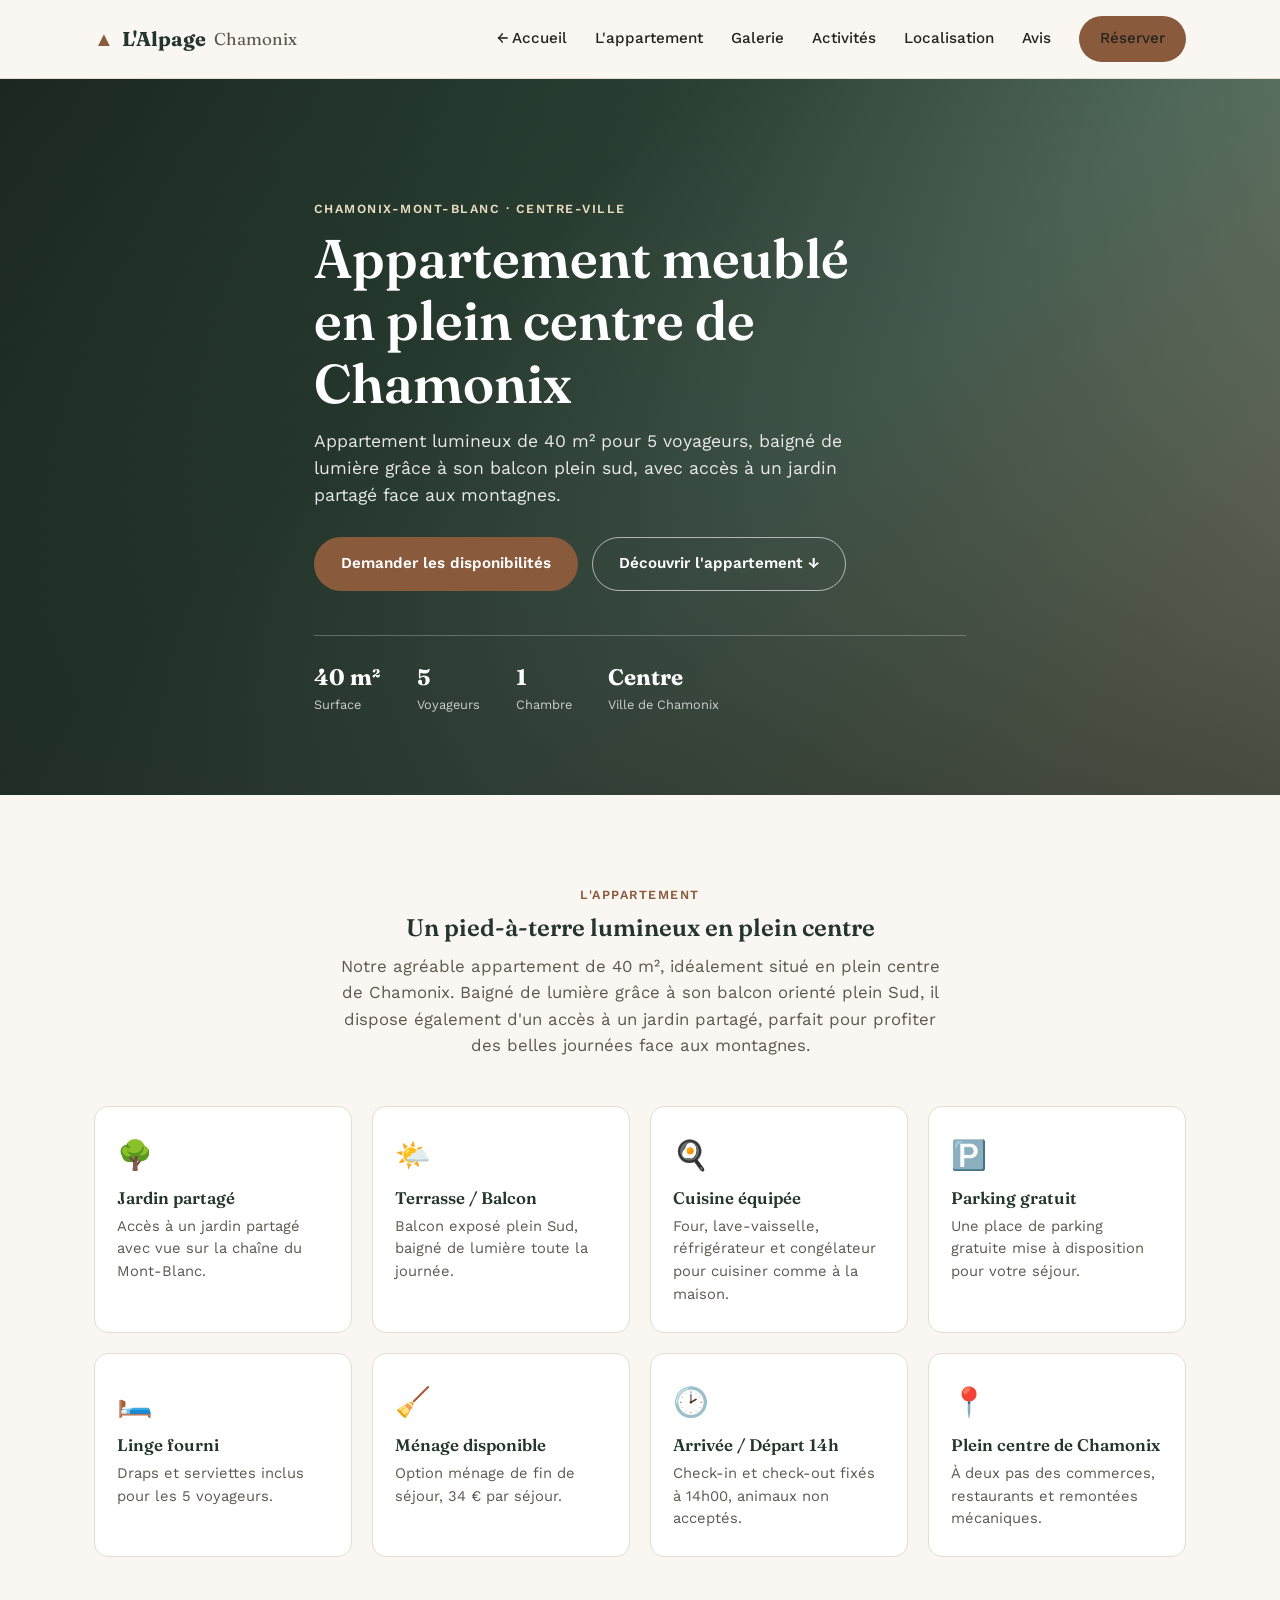
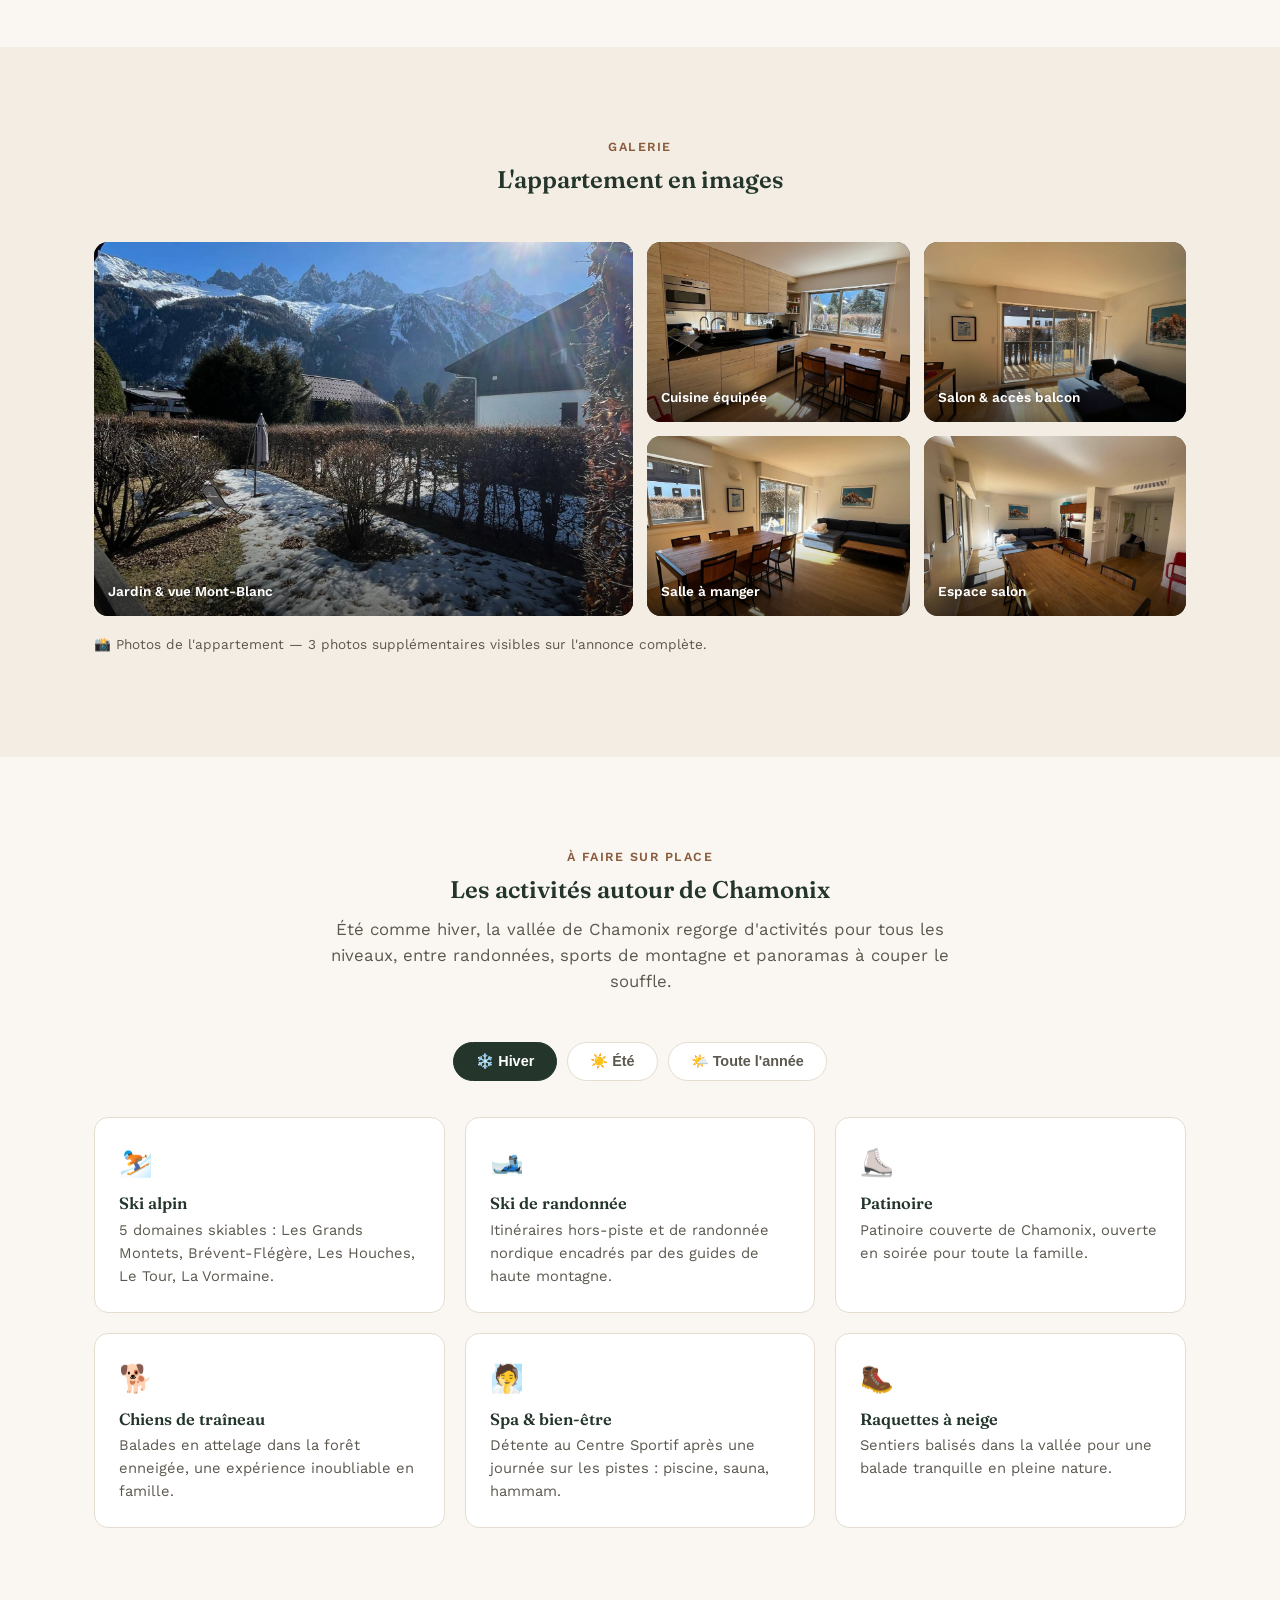
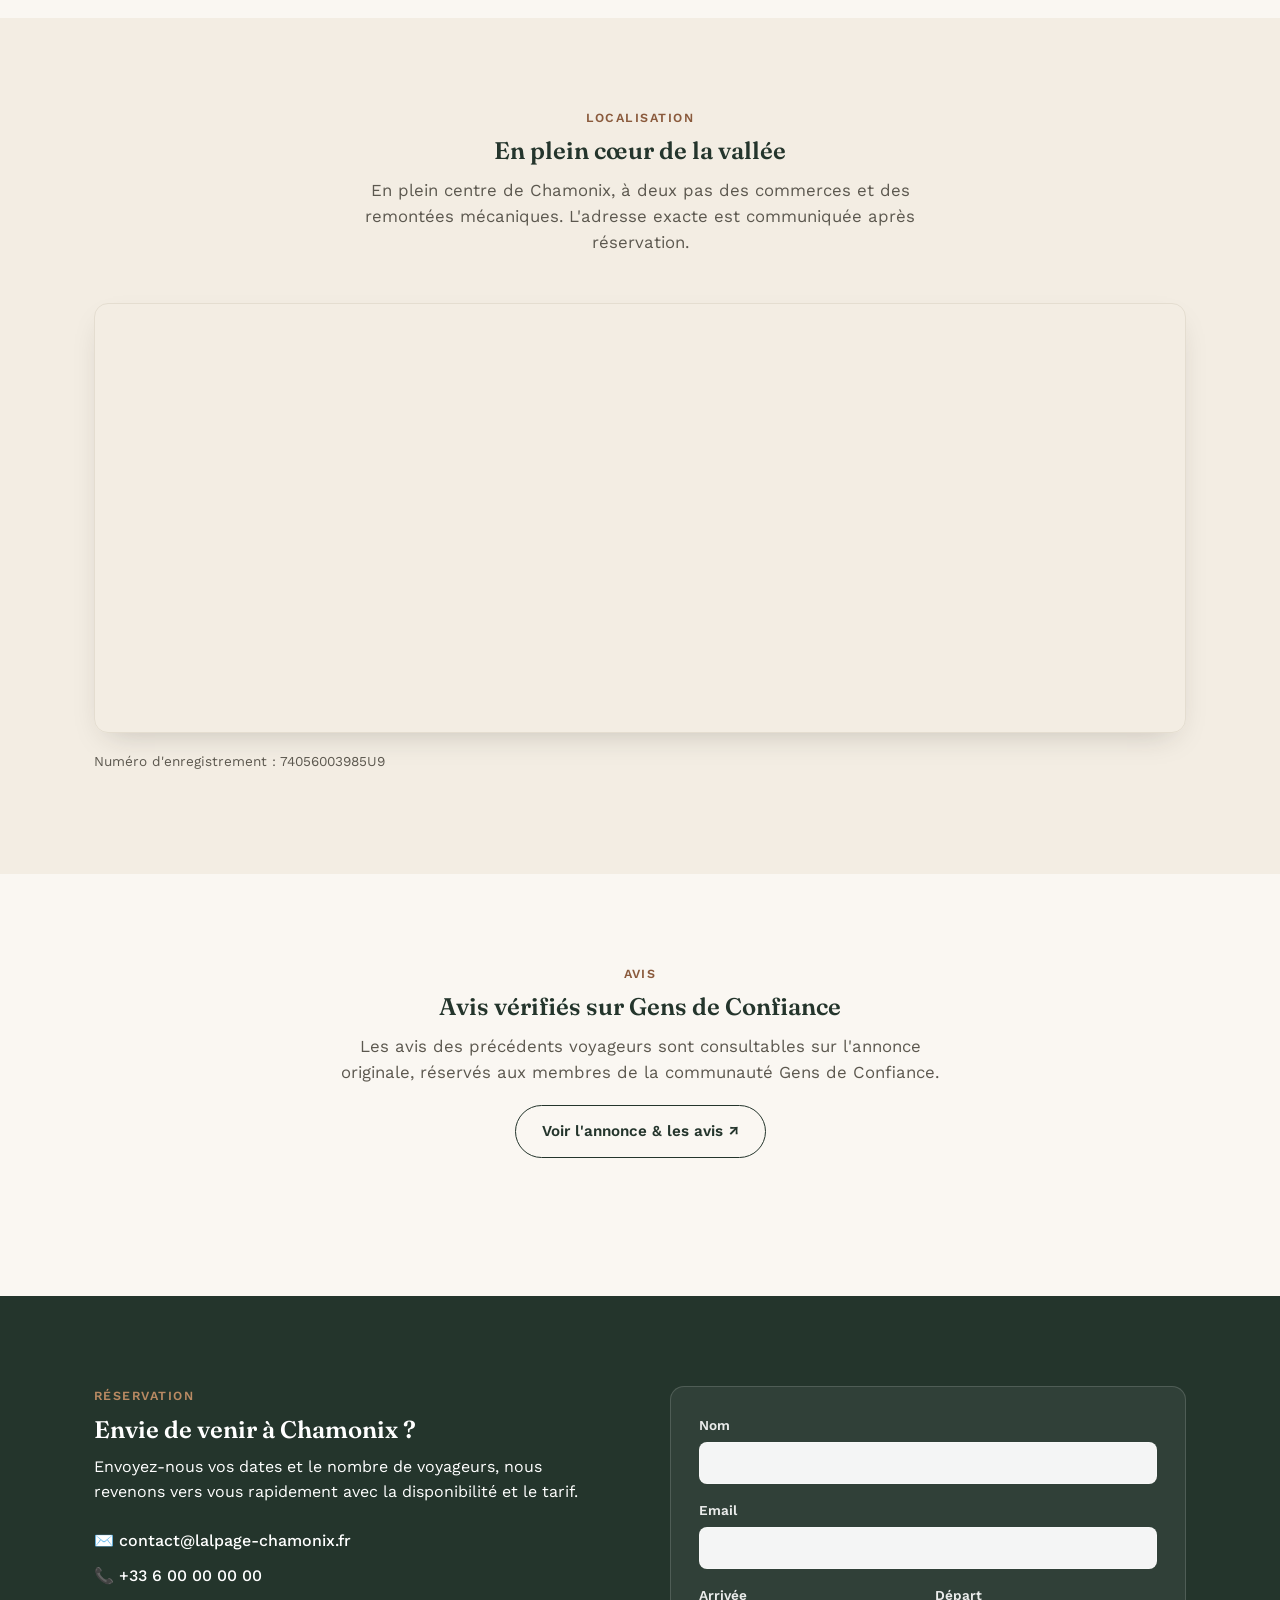
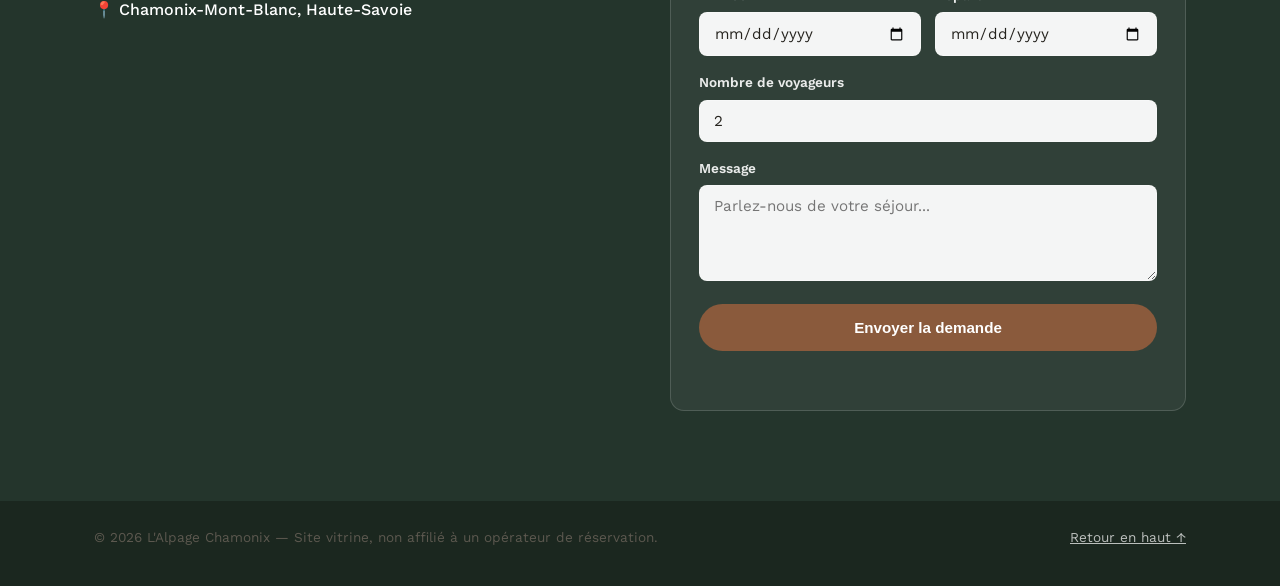
<file: chamonix-appartement/index.html>
<!DOCTYPE html>
<html lang="fr">
<head>
<meta charset="UTF-8">
<meta name="viewport" content="width=device-width, initial-scale=1.0">
<title>L'Alpage — Appartement à louer à Chamonix-Mont-Blanc</title>
<meta name="description" content="Appartement cosy avec vue sur le Mont-Blanc, en location à Chamonix. Idéal pour vos vacances ski, randonnée et activités de montagne.">
<link rel="preconnect" href="https://fonts.googleapis.com">
<link rel="preconnect" href="https://fonts.gstatic.com" crossorigin>
<link href="https://fonts.googleapis.com/css2?family=Fraunces:wght@500;600;700&family=Work+Sans:wght@400;500;600&display=swap" rel="stylesheet">
<link rel="stylesheet" href="style.css">
</head>
<body>

<!-- ================= HEADER ================= -->
<header class="site-header" id="top">
  <div class="container header-inner">
    <a href="#top" class="logo">
      <span class="logo-mark">▲</span>
      L'Alpage <span class="logo-sub">Chamonix</span>
    </a>
    <nav class="main-nav" id="mainNav">
      <a href="../">← Accueil</a>
      <a href="#appartement">L'appartement</a>
      <a href="#galerie">Galerie</a>
      <a href="#activites">Activités</a>
      <a href="#localisation">Localisation</a>
      <a href="#avis">Avis</a>
      <a href="#contact" class="btn btn-primary btn-sm">Réserver</a>
    </nav>
    <button class="nav-toggle" id="navToggle" aria-label="Ouvrir le menu" aria-expanded="false">
      <span></span><span></span><span></span>
    </button>
  </div>
</header>

<!-- ================= HERO ================= -->
<section class="hero">
  <div class="hero-bg" aria-hidden="true"></div>
  <div class="container hero-content">
    <p class="eyebrow">Chamonix-Mont-Blanc · Centre-ville</p>
    <h1>Appartement meublé<br>en plein centre de Chamonix</h1>
    <p class="hero-lead">
      Appartement lumineux de 40 m² pour 5 voyageurs, baigné de lumière grâce à son
      balcon plein sud, avec accès à un jardin partagé face aux montagnes.
    </p>
    <div class="hero-actions">
      <a href="#contact" class="btn btn-primary">Demander les disponibilités</a>
      <a href="#appartement" class="btn btn-ghost">Découvrir l'appartement ↓</a>
    </div>
    <ul class="hero-stats">
      <li><strong>40 m²</strong><span>Surface</span></li>
      <li><strong>5</strong><span>Voyageurs</span></li>
      <li><strong>1</strong><span>Chambre</span></li>
      <li><strong>Centre</strong><span>Ville de Chamonix</span></li>
    </ul>
  </div>
</section>

<!-- ================= APPARTEMENT ================= -->
<section class="section" id="appartement">
  <div class="container">
    <div class="section-head">
      <p class="eyebrow">L'appartement</p>
      <h2>Un pied-à-terre lumineux en plein centre</h2>
      <p class="section-lead">
        Notre agréable appartement de 40 m², idéalement situé en plein centre de Chamonix.
        Baigné de lumière grâce à son balcon orienté plein Sud, il dispose également d'un
        accès à un jardin partagé, parfait pour profiter des belles journées face aux montagnes.
      </p>
    </div>

    <div class="amenities-grid">
      <div class="amenity-card">
        <span class="amenity-icon">🌳</span>
        <h3>Jardin partagé</h3>
        <p>Accès à un jardin partagé avec vue sur la chaîne du Mont-Blanc.</p>
      </div>
      <div class="amenity-card">
        <span class="amenity-icon">🌤️</span>
        <h3>Terrasse / Balcon</h3>
        <p>Balcon exposé plein Sud, baigné de lumière toute la journée.</p>
      </div>
      <div class="amenity-card">
        <span class="amenity-icon">🍳</span>
        <h3>Cuisine équipée</h3>
        <p>Four, lave-vaisselle, réfrigérateur et congélateur pour cuisiner comme à la maison.</p>
      </div>
      <div class="amenity-card">
        <span class="amenity-icon">🅿️</span>
        <h3>Parking gratuit</h3>
        <p>Une place de parking gratuite mise à disposition pour votre séjour.</p>
      </div>
      <div class="amenity-card">
        <span class="amenity-icon">🛏️</span>
        <h3>Linge fourni</h3>
        <p>Draps et serviettes inclus pour les 5 voyageurs.</p>
      </div>
      <div class="amenity-card">
        <span class="amenity-icon">🧹</span>
        <h3>Ménage disponible</h3>
        <p>Option ménage de fin de séjour, 34 € par séjour.</p>
      </div>
      <div class="amenity-card">
        <span class="amenity-icon">🕑</span>
        <h3>Arrivée / Départ 14h</h3>
        <p>Check-in et check-out fixés à 14h00, animaux non acceptés.</p>
      </div>
      <div class="amenity-card">
        <span class="amenity-icon">📍</span>
        <h3>Plein centre de Chamonix</h3>
        <p>À deux pas des commerces, restaurants et remontées mécaniques.</p>
      </div>
    </div>
  </div>
</section>

<!-- ================= GALERIE ================= -->
<section class="section section-alt" id="galerie">
  <div class="container">
    <div class="section-head">
      <p class="eyebrow">Galerie</p>
      <h2>L'appartement en images</h2>
    </div>
    <div class="gallery-grid">
      <figure class="gallery-item large">
        <img src="images/photo-1.jpg" alt="Jardin partagé avec vue sur la chaîne du Mont-Blanc" loading="lazy">
        <figcaption>Jardin &amp; vue Mont-Blanc</figcaption>
      </figure>
      <figure class="gallery-item">
        <img src="images/photo-2.jpg" alt="Cuisine équipée et coin repas" loading="lazy">
        <figcaption>Cuisine équipée</figcaption>
      </figure>
      <figure class="gallery-item">
        <img src="images/photo-3.jpg" alt="Salon avec accès au balcon" loading="lazy">
        <figcaption>Salon &amp; accès balcon</figcaption>
      </figure>
      <figure class="gallery-item">
        <img src="images/photo-4.jpg" alt="Salle à manger et salon" loading="lazy">
        <figcaption>Salle à manger</figcaption>
      </figure>
      <figure class="gallery-item">
        <img src="images/photo-5.jpg" alt="Espace salon" loading="lazy">
        <figcaption>Espace salon</figcaption>
      </figure>
    </div>
    <p class="gallery-note">📸 Photos de l'appartement — 3 photos supplémentaires visibles sur l'annonce complète.</p>
  </div>
</section>

<!-- ================= ACTIVITÉS ================= -->
<section class="section" id="activites">
  <div class="container">
    <div class="section-head">
      <p class="eyebrow">À faire sur place</p>
      <h2>Les activités autour de Chamonix</h2>
      <p class="section-lead">
        Été comme hiver, la vallée de Chamonix regorge d'activités pour tous les niveaux,
        entre randonnées, sports de montagne et panoramas à couper le souffle.
      </p>
    </div>

    <div class="tabs">
      <button class="tab-btn active" data-tab="hiver">❄️ Hiver</button>
      <button class="tab-btn" data-tab="ete">☀️ Été</button>
      <button class="tab-btn" data-tab="toute-annee">🌤️ Toute l'année</button>
    </div>

    <div class="tab-panel active" id="tab-hiver">
      <div class="activity-grid">
        <div class="activity-card">
          <span class="activity-icon">⛷️</span>
          <h3>Ski alpin</h3>
          <p>5 domaines skiables : Les Grands Montets, Brévent-Flégère, Les Houches, Le Tour, La Vormaine.</p>
        </div>
        <div class="activity-card">
          <span class="activity-icon">🎿</span>
          <h3>Ski de randonnée</h3>
          <p>Itinéraires hors-piste et de randonnée nordique encadrés par des guides de haute montagne.</p>
        </div>
        <div class="activity-card">
          <span class="activity-icon">⛸️</span>
          <h3>Patinoire</h3>
          <p>Patinoire couverte de Chamonix, ouverte en soirée pour toute la famille.</p>
        </div>
        <div class="activity-card">
          <span class="activity-icon">🐕</span>
          <h3>Chiens de traîneau</h3>
          <p>Balades en attelage dans la forêt enneigée, une expérience inoubliable en famille.</p>
        </div>
        <div class="activity-card">
          <span class="activity-icon">🧖</span>
          <h3>Spa &amp; bien-être</h3>
          <p>Détente au Centre Sportif après une journée sur les pistes : piscine, sauna, hammam.</p>
        </div>
        <div class="activity-card">
          <span class="activity-icon">🥾</span>
          <h3>Raquettes à neige</h3>
          <p>Sentiers balisés dans la vallée pour une balade tranquille en pleine nature.</p>
        </div>
      </div>
    </div>

    <div class="tab-panel" id="tab-ete">
      <div class="activity-grid">
        <div class="activity-card">
          <span class="activity-icon">🥾</span>
          <h3>Randonnée</h3>
          <p>Le Lac Blanc, la Grand Balcon Sud ou le tour du Mont-Blanc : des sentiers pour tous les niveaux.</p>
        </div>
        <div class="activity-card">
          <span class="activity-icon">🚵</span>
          <h3>VTT &amp; bike park</h3>
          <p>Descentes engagées ou balades familiales sur les pistes VTT autour de Chamonix.</p>
        </div>
        <div class="activity-card">
          <span class="activity-icon">🪂</span>
          <h3>Parapente</h3>
          <p>Vol biplace au-dessus de la vallée pour une vue à 360° sur le massif du Mont-Blanc.</p>
        </div>
        <div class="activity-card">
          <span class="activity-icon">🚣</span>
          <h3>Rafting &amp; canyoning</h3>
          <p>Descente de l'Arve en rafting ou sensations fortes dans les canyons alentours.</p>
        </div>
        <div class="activity-card">
          <span class="activity-icon">🏊</span>
          <h3>Lac &amp; baignade</h3>
          <p>Le Lac des Gaillands ou la piscine des Bains du Mont-Blanc pour se rafraîchir.</p>
        </div>
        <div class="activity-card">
          <span class="activity-icon">🧗</span>
          <h3>Escalade &amp; via ferrata</h3>
          <p>Sites d'escalade réputés et via ferrata pour les amateurs de sensations verticales.</p>
        </div>
      </div>
    </div>

    <div class="tab-panel" id="tab-toute-annee">
      <div class="activity-grid">
        <div class="activity-card">
          <span class="activity-icon">🚡</span>
          <h3>Aiguille du Midi</h3>
          <p>Téléphérique jusqu'à 3 842 m d'altitude, avec vue vertigineuse sur le Mont-Blanc.</p>
        </div>
        <div class="activity-card">
          <span class="activity-icon">🚂</span>
          <h3>Mer de Glace</h3>
          <p>Train du Montenvers jusqu'au plus grand glacier de France et sa grotte de glace.</p>
        </div>
        <div class="activity-card">
          <span class="activity-icon">🏘️</span>
          <h3>Centre-ville &amp; marchés</h3>
          <p>Rues piétonnes, terrasses, boutiques et marché artisanal au pied des sommets.</p>
        </div>
        <div class="activity-card">
          <span class="activity-icon">🍷</span>
          <h3>Gastronomie savoyarde</h3>
          <p>Fondue, raclette et tartiflette dans les restaurants typiques du village.</p>
        </div>
        <div class="activity-card">
          <span class="activity-icon">🏛️</span>
          <h3>Musée alpin</h3>
          <p>L'histoire de l'alpinisme et des premières ascensions du Mont-Blanc.</p>
        </div>
        <div class="activity-card">
          <span class="activity-icon">🚗</span>
          <h3>Excursions</h3>
          <p>Courmayeur (Italie), Martigny (Suisse) et le Lac Léman à moins d'une heure de route.</p>
        </div>
      </div>
    </div>
  </div>
</section>

<!-- ================= LOCALISATION ================= -->
<section class="section section-alt" id="localisation">
  <div class="container">
    <div class="section-head">
      <p class="eyebrow">Localisation</p>
      <h2>En plein cœur de la vallée</h2>
      <p class="section-lead">En plein centre de Chamonix, à deux pas des commerces et des remontées mécaniques. L'adresse exacte est communiquée après réservation.</p>
    </div>
    <div class="map-wrap">
      <iframe
        title="Carte de Chamonix-Mont-Blanc"
        src="https://www.google.com/maps?q=Chamonix-Mont-Blanc&output=embed"
        loading="lazy"
        referrerpolicy="no-referrer-when-downgrade">
      </iframe>
    </div>
    <p class="gallery-note">Numéro d'enregistrement : 74056003985U9</p>
  </div>
</section>

<!-- ================= AVIS ================= -->
<section class="section" id="avis">
  <div class="container">
    <div class="section-head">
      <p class="eyebrow">Avis</p>
      <h2>Avis vérifiés sur Gens de Confiance</h2>
      <p class="section-lead">
        Les avis des précédents voyageurs sont consultables sur l'annonce originale,
        réservés aux membres de la communauté Gens de Confiance.
      </p>
      <a href="https://gensdeconfiance.com/fr/annonce/91f25244-9c1d-4d40-bf2a-18c3e2aa7510" class="btn btn-ghost" style="margin-top:8px;">Voir l'annonce &amp; les avis ↗</a>
    </div>
  </div>
</section>

<!-- ================= CONTACT ================= -->
<section class="section section-dark" id="contact">
  <div class="container contact-grid">
    <div class="contact-info">
      <p class="eyebrow">Réservation</p>
      <h2>Envie de venir à Chamonix ?</h2>
      <p>
        Envoyez-nous vos dates et le nombre de voyageurs, nous revenons vers vous
        rapidement avec la disponibilité et le tarif.
      </p>
      <ul class="contact-list">
        <li>✉️ contact@lalpage-chamonix.fr</li>
        <li>📞 +33 6 00 00 00 00</li>
        <li>📍 Chamonix-Mont-Blanc, Haute-Savoie</li>
      </ul>
    </div>
    <form class="contact-form" id="contactForm">
      <div class="form-row">
        <label for="name">Nom</label>
        <input type="text" id="name" name="name" required>
      </div>
      <div class="form-row">
        <label for="email">Email</label>
        <input type="email" id="email" name="email" required>
      </div>
      <div class="form-row form-row-split">
        <div>
          <label for="arrival">Arrivée</label>
          <input type="date" id="arrival" name="arrival">
        </div>
        <div>
          <label for="departure">Départ</label>
          <input type="date" id="departure" name="departure">
        </div>
      </div>
      <div class="form-row">
        <label for="guests">Nombre de voyageurs</label>
        <input type="number" id="guests" name="guests" min="1" max="4" value="2">
      </div>
      <div class="form-row">
        <label for="message">Message</label>
        <textarea id="message" name="message" rows="4" placeholder="Parlez-nous de votre séjour..."></textarea>
      </div>
      <button type="submit" class="btn btn-primary btn-block">Envoyer la demande</button>
      <p class="form-note" id="formNote"></p>
    </form>
  </div>
</section>

<!-- ================= FOOTER ================= -->
<footer class="site-footer">
  <div class="container footer-inner">
    <p>© <span id="year"></span> L'Alpage Chamonix — Site vitrine, non affilié à un opérateur de réservation.</p>
    <a href="#top">Retour en haut ↑</a>
  </div>
</footer>

<script src="script.js"></script>
</body>
</html>
</file>
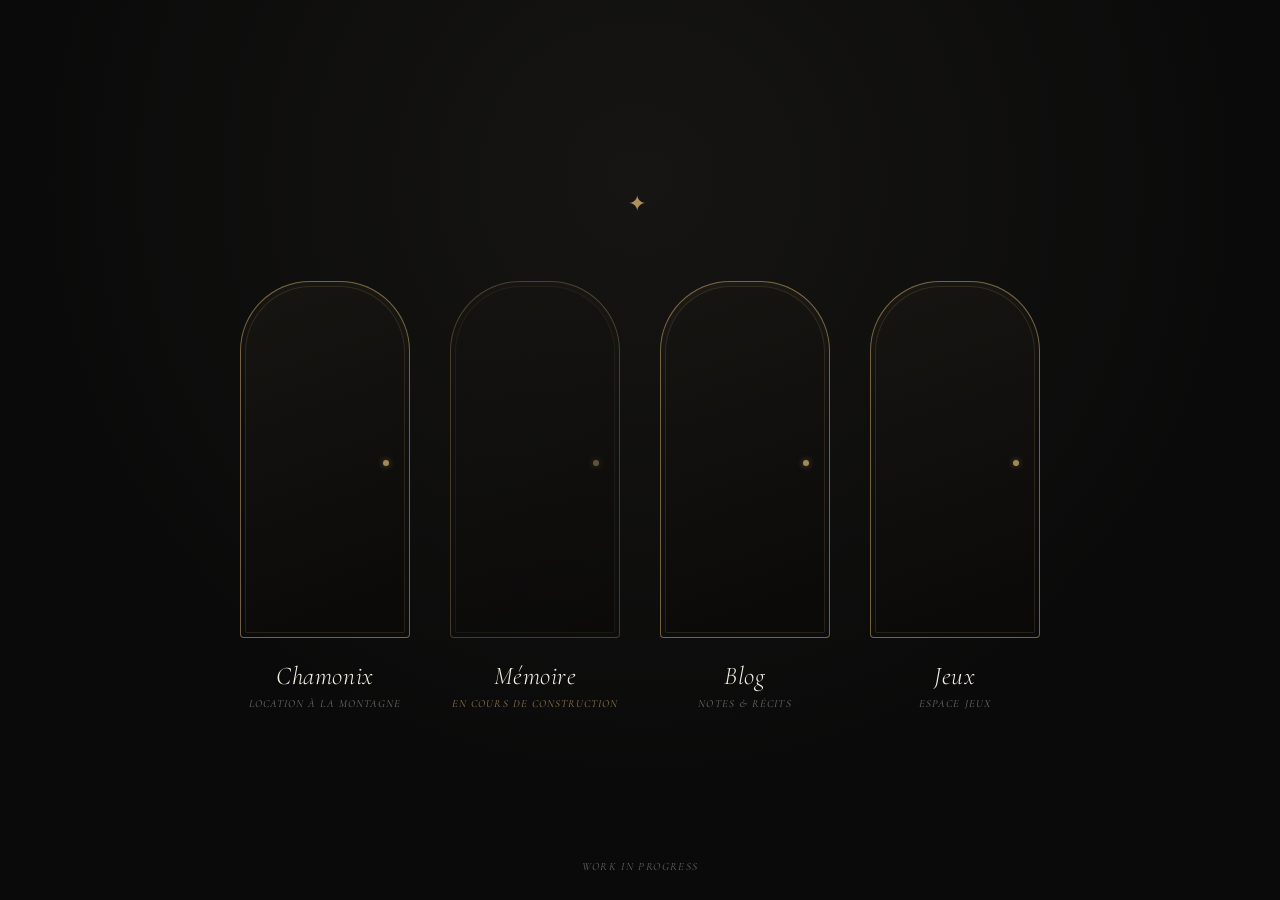
<file: home/index.html>
<!DOCTYPE html>
<html lang="fr">
<head>
<meta charset="UTF-8">
<meta name="viewport" content="width=device-width, initial-scale=1.0">
<title>Accueil</title>
<meta name="description" content="Portail d'accès aux différents espaces : Chamonix, Mémoire, Blog, Jeux.">
<link rel="preconnect" href="https://fonts.googleapis.com">
<link rel="preconnect" href="https://fonts.gstatic.com" crossorigin>
<link href="https://fonts.googleapis.com/css2?family=Cormorant+Garamond:ital,wght@0,300;0,400;1,300&display=swap" rel="stylesheet">
<link rel="stylesheet" href="style.css">
</head>
<body>
  <main class="hub">
    <p class="hub-mark">✦</p>
    <nav class="doors">
      <a class="door-item" href="chamonix/">
        <span class="door-frame"><span class="door-leaf"><span class="door-handle"></span></span></span>
        <span class="door-title">Chamonix</span>
        <span class="door-badge">Location à la montagne</span>
      </a>
      <a class="door-item wip" href="memoire/">
        <span class="door-frame"><span class="door-leaf"><span class="door-handle"></span></span></span>
        <span class="door-title">Mémoire</span>
        <span class="door-badge">En cours de construction</span>
      </a>
      <a class="door-item" href="blog/">
        <span class="door-frame"><span class="door-leaf"><span class="door-handle"></span></span></span>
        <span class="door-title">Blog</span>
        <span class="door-badge">Notes &amp; récits</span>
      </a>
      <a class="door-item" href="jeux/">
        <span class="door-frame"><span class="door-leaf"><span class="door-handle"></span></span></span>
        <span class="door-title">Jeux</span>
        <span class="door-badge">Espace jeux</span>
      </a>
    </nav>
  </main>
  <footer class="site-footer">
    <p>Work in progress</p>
  </footer>
</body>
</html>
</file>
<file: chamonix-appartement/style.css>
:root {
  --forest: #24352c;
  --forest-light: #3c5647;
  --wood: #8a5a3c;
  --wood-light: #b98a63;
  --snow: #faf7f2;
  --cream: #f3ede3;
  --sky: #4f7ea8;
  --ink: #26241f;
  --ink-soft: #5c584f;
  --border: #e4ddd0;
  --radius: 14px;
  --shadow: 0 12px 30px -14px rgba(38, 36, 31, 0.25);
  --font-display: 'Fraunces', Georgia, serif;
  --font-body: 'Work Sans', -apple-system, BlinkMacSystemFont, sans-serif;
}

* { box-sizing: border-box; }
html { scroll-behavior: smooth; }

body {
  margin: 0;
  font-family: var(--font-body);
  color: var(--ink);
  background: var(--snow);
  line-height: 1.55;
}

img { max-width: 100%; display: block; }

.container {
  max-width: 1140px;
  margin: 0 auto;
  padding: 0 24px;
}

h1, h2, h3 {
  font-family: var(--font-display);
  font-weight: 600;
  line-height: 1.15;
  margin: 0 0 12px;
  color: var(--forest);
}

p { margin: 0 0 12px; color: var(--ink-soft); }

.eyebrow {
  text-transform: uppercase;
  letter-spacing: 0.12em;
  font-size: 0.78rem;
  font-weight: 600;
  color: var(--wood);
  margin: 0 0 10px;
}

/* ---------- Buttons ---------- */
.btn {
  display: inline-flex;
  align-items: center;
  justify-content: center;
  gap: 8px;
  padding: 14px 26px;
  border-radius: 999px;
  font-weight: 600;
  font-size: 0.95rem;
  text-decoration: none;
  border: 1px solid transparent;
  cursor: pointer;
  transition: transform 0.15s ease, box-shadow 0.15s ease, background 0.15s ease;
}
.btn-primary {
  background: var(--wood);
  color: #fff;
}
.btn-primary:hover { background: #7a4c30; transform: translateY(-1px); }
.btn-ghost {
  background: transparent;
  color: var(--forest);
  border-color: var(--forest);
}
.btn-ghost:hover { background: rgba(36, 53, 44, 0.06); }
.btn-sm { padding: 10px 20px; font-size: 0.85rem; }
.btn-block { width: 100%; }

/* ---------- Header ---------- */
.site-header {
  position: sticky;
  top: 0;
  z-index: 50;
  background: rgba(250, 247, 242, 0.9);
  backdrop-filter: blur(8px);
  border-bottom: 1px solid var(--border);
}
.header-inner {
  display: flex;
  align-items: center;
  justify-content: space-between;
  padding: 16px 24px;
}
.logo {
  font-family: var(--font-display);
  font-weight: 700;
  font-size: 1.25rem;
  color: var(--forest);
  text-decoration: none;
  display: flex;
  align-items: center;
  gap: 8px;
}
.logo-mark { color: var(--wood); }
.logo-sub { font-weight: 400; color: var(--ink-soft); font-size: 0.85em; }
.main-nav {
  display: flex;
  align-items: center;
  gap: 28px;
}
.main-nav a {
  text-decoration: none;
  color: var(--ink);
  font-weight: 500;
  font-size: 0.95rem;
}
.main-nav a:hover { color: var(--wood); }
.nav-toggle {
  display: none;
  flex-direction: column;
  gap: 5px;
  background: none;
  border: none;
  cursor: pointer;
  padding: 6px;
}
.nav-toggle span {
  width: 24px;
  height: 2px;
  background: var(--forest);
  display: block;
}

/* ---------- Hero ---------- */
.hero {
  position: relative;
  overflow: hidden;
  padding: 120px 0 80px;
  color: #fff;
}
.hero-bg {
  position: absolute;
  inset: 0;
  z-index: -1;
  background:
    linear-gradient(180deg, rgba(24, 33, 27, 0.35), rgba(24, 33, 27, 0.75)),
    linear-gradient(135deg, #1c2b23 0%, #33503f 35%, #6f8f7c 60%, #d7c9ab 100%);
}
.hero-bg::after {
  content: "";
  position: absolute;
  inset: 0;
  background:
    polygon(50% 0%, 0% 100%, 100% 100%);
  opacity: 0.15;
}
.hero-content { position: relative; z-index: 1; max-width: 700px; }
.hero .eyebrow { color: #e8ddc2; }
.hero h1 { color: #fff; font-size: clamp(2.2rem, 5vw, 3.4rem); }
.hero-lead { color: rgba(255,255,255,0.88); font-size: 1.1rem; max-width: 540px; }
.hero-actions { display: flex; gap: 14px; flex-wrap: wrap; margin: 28px 0 44px; }
.hero .btn-ghost { color: #fff; border-color: rgba(255,255,255,0.6); }
.hero .btn-ghost:hover { background: rgba(255,255,255,0.12); }
.hero-stats {
  display: flex;
  gap: 36px;
  list-style: none;
  padding: 24px 0 0;
  margin: 0;
  border-top: 1px solid rgba(255,255,255,0.25);
  flex-wrap: wrap;
}
.hero-stats li { display: flex; flex-direction: column; }
.hero-stats strong { font-family: var(--font-display); font-size: 1.4rem; }
.hero-stats span { font-size: 0.8rem; color: rgba(255,255,255,0.75); }

/* ---------- Sections ---------- */
.section { padding: 90px 0; }
.section-alt { background: var(--cream); }
.section-dark { background: var(--forest); color: #fff; }
.section-dark h2, .section-dark p { color: #fff; }
.section-dark .eyebrow { color: var(--wood-light); }
.section-head { max-width: 620px; margin: 0 auto 48px; text-align: center; }
.section-head.left { margin: 0 0 40px; text-align: left; }
.section-lead { font-size: 1.05rem; }

/* ---------- Amenities ---------- */
.amenities-grid {
  display: grid;
  grid-template-columns: repeat(4, 1fr);
  gap: 20px;
}
.amenity-card {
  background: #fff;
  border: 1px solid var(--border);
  border-radius: var(--radius);
  padding: 26px 22px;
  transition: box-shadow 0.2s ease, transform 0.2s ease;
}
.amenity-card:hover { box-shadow: var(--shadow); transform: translateY(-3px); }
.amenity-icon { font-size: 1.8rem; display: block; margin-bottom: 12px; }
.amenity-card h3 { font-size: 1.05rem; margin-bottom: 6px; }
.amenity-card p { font-size: 0.92rem; margin: 0; }

/* ---------- Gallery ---------- */
.gallery-grid {
  display: grid;
  grid-template-columns: repeat(4, 1fr);
  grid-auto-rows: 180px;
  gap: 14px;
}
.gallery-item {
  position: relative;
  margin: 0;
  border-radius: var(--radius);
  overflow: hidden;
  display: flex;
  align-items: flex-end;
  background: var(--forest-light);
  color: #fff;
}
.gallery-item img {
  position: absolute;
  inset: 0;
  width: 100%;
  height: 100%;
  object-fit: cover;
}
.gallery-item::after {
  content: "";
  position: absolute;
  inset: 0;
  background: linear-gradient(0deg, rgba(0,0,0,0.55) 0%, rgba(0,0,0,0) 45%);
}
.gallery-item.large { grid-column: span 2; grid-row: span 2; }
.gallery-item figcaption {
  position: relative;
  z-index: 1;
  padding: 14px;
  font-size: 0.85rem;
  font-weight: 600;
  text-shadow: 0 2px 8px rgba(0,0,0,0.4);
}
.gallery-note {
  margin-top: 18px;
  font-size: 0.85rem;
  color: var(--ink-soft);
}
.gallery-note code {
  background: #fff;
  border: 1px solid var(--border);
  padding: 1px 6px;
  border-radius: 4px;
}

/* ---------- Tabs / Activities ---------- */
.tabs {
  display: flex;
  justify-content: center;
  gap: 10px;
  margin-bottom: 36px;
  flex-wrap: wrap;
}
.tab-btn {
  padding: 10px 22px;
  border-radius: 999px;
  border: 1px solid var(--border);
  background: #fff;
  font-weight: 600;
  font-size: 0.9rem;
  cursor: pointer;
  color: var(--ink-soft);
  transition: all 0.15s ease;
}
.tab-btn.active, .tab-btn:hover {
  background: var(--forest);
  color: #fff;
  border-color: var(--forest);
}
.tab-panel { display: none; }
.tab-panel.active { display: block; animation: fadeIn 0.3s ease; }
@keyframes fadeIn { from { opacity: 0; transform: translateY(6px); } to { opacity: 1; transform: none; } }

.activity-grid {
  display: grid;
  grid-template-columns: repeat(3, 1fr);
  gap: 20px;
}
.activity-card {
  background: #fff;
  border: 1px solid var(--border);
  border-radius: var(--radius);
  padding: 24px;
}
.activity-icon { font-size: 1.7rem; display: block; margin-bottom: 10px; }
.activity-card h3 { font-size: 1.02rem; margin-bottom: 6px; }
.activity-card p { font-size: 0.92rem; margin: 0; }

/* ---------- Map ---------- */
.map-wrap {
  border-radius: var(--radius);
  overflow: hidden;
  box-shadow: var(--shadow);
  border: 1px solid var(--border);
}
.map-wrap iframe {
  width: 100%;
  height: 420px;
  border: 0;
}

/* ---------- Reviews ---------- */
.reviews-grid {
  display: grid;
  grid-template-columns: repeat(3, 1fr);
  gap: 20px;
}
.review-card {
  background: #fff;
  border: 1px solid var(--border);
  border-radius: var(--radius);
  padding: 26px;
  margin: 0;
}
.review-card p {
  font-style: italic;
  color: var(--ink);
  font-size: 0.98rem;
}
.review-card cite {
  font-style: normal;
  font-weight: 600;
  color: var(--wood);
  font-size: 0.85rem;
}

/* ---------- Contact ---------- */
.contact-grid {
  display: grid;
  grid-template-columns: 1fr 1fr;
  gap: 60px;
  align-items: start;
}
.contact-list {
  list-style: none;
  padding: 0;
  margin: 24px 0 0;
  display: flex;
  flex-direction: column;
  gap: 10px;
  font-weight: 500;
}
.contact-form {
  background: rgba(255,255,255,0.06);
  border: 1px solid rgba(255,255,255,0.15);
  border-radius: var(--radius);
  padding: 28px;
}
.form-row { margin-bottom: 16px; }
.form-row-split { display: grid; grid-template-columns: 1fr 1fr; gap: 14px; }
.form-row label {
  display: block;
  font-size: 0.85rem;
  font-weight: 600;
  margin-bottom: 6px;
  color: rgba(255,255,255,0.9);
}
.form-row input, .form-row textarea {
  width: 100%;
  padding: 11px 14px;
  border-radius: 8px;
  border: 1px solid rgba(255,255,255,0.25);
  background: rgba(255,255,255,0.95);
  font-family: inherit;
  font-size: 0.95rem;
  color: var(--ink);
}
.form-row input:focus, .form-row textarea:focus {
  outline: 2px solid var(--wood-light);
  outline-offset: 1px;
}
.form-note {
  margin: 14px 0 0;
  font-size: 0.85rem;
  color: var(--wood-light);
  min-height: 1.2em;
}

/* ---------- Footer ---------- */
.site-footer {
  background: #1b271f;
  color: rgba(255,255,255,0.7);
  padding: 26px 0;
}
.footer-inner {
  display: flex;
  justify-content: space-between;
  flex-wrap: wrap;
  gap: 10px;
  font-size: 0.85rem;
}
.footer-inner a { color: rgba(255,255,255,0.7); }

/* ---------- Responsive ---------- */
@media (max-width: 900px) {
  .amenities-grid { grid-template-columns: repeat(2, 1fr); }
  .activity-grid { grid-template-columns: repeat(2, 1fr); }
  .reviews-grid { grid-template-columns: 1fr; }
  .contact-grid { grid-template-columns: 1fr; gap: 36px; }
  .gallery-grid { grid-template-columns: repeat(2, 1fr); }
  .gallery-item.large { grid-column: span 2; }
}

@media (max-width: 880px) {
  .main-nav {
    position: absolute;
    top: 100%;
    left: 0;
    right: 0;
    background: var(--snow);
    flex-direction: column;
    align-items: flex-start;
    padding: 16px 24px 24px;
    gap: 16px;
    border-bottom: 1px solid var(--border);
    display: none;
  }
  .main-nav.open { display: flex; }
  .nav-toggle { display: flex; }
}

@media (max-width: 640px) {
  .amenities-grid { grid-template-columns: 1fr; }
  .activity-grid { grid-template-columns: 1fr; }
  .hero { padding: 100px 0 60px; }
  .hero-stats { gap: 22px; }
  .form-row-split { grid-template-columns: 1fr; }
  .gallery-grid { grid-template-columns: 1fr; grid-auto-rows: 160px; }
  .gallery-item.large { grid-column: span 1; grid-row: span 1; }
}
</file>
<file: home/style.css>
:root {
  --gold: #c9a86a;
  --gold-soft: #a8905f;
  --cream: #f4efe4;
  --black: #0a0a0a;
}

* { box-sizing: border-box; }

html, body {
  height: 100%;
  margin: 0;
}

body {
  background: radial-gradient(circle at 50% 20%, #161513 0%, var(--black) 65%);
  color: var(--cream);
  font-family: 'Cormorant Garamond', Georgia, serif;
  display: flex;
  align-items: center;
  justify-content: center;
  min-height: 100vh;
  padding: 24px;
}

.hub {
  width: 100%;
  max-width: 980px;
  text-align: center;
}

.hub-mark {
  color: var(--gold);
  font-size: 1.4rem;
  letter-spacing: 0.3em;
  margin: 0 0 64px;
  opacity: 0.85;
}

/* ---------- Doors ---------- */
.doors {
  display: flex;
  justify-content: center;
  align-items: flex-start;
  flex-wrap: wrap;
  gap: 44px 40px;
}

.door-item {
  display: flex;
  flex-direction: column;
  align-items: center;
  width: clamp(120px, 20vw, 170px);
  text-decoration: none;
}

.door-frame {
  display: block;
  width: 100%;
  aspect-ratio: 1 / 2.1;
  border: 1px solid rgba(201, 168, 106, 0.55);
  border-radius: 70px 70px 4px 4px;
  position: relative;
  overflow: hidden;
  perspective: 700px;
  background: linear-gradient(180deg, rgba(201, 168, 106, 0.05), rgba(201, 168, 106, 0) 45%);
  transition: border-color 0.4s ease, box-shadow 0.4s ease;
}

.door-leaf {
  position: absolute;
  inset: 4px;
  display: block;
  background: linear-gradient(160deg, #171512, #0a0908);
  border-radius: 66px 66px 2px 2px;
  transform-origin: left center;
  transition: transform 0.7s cubic-bezier(0.2, 0.8, 0.2, 1), box-shadow 0.7s ease;
  box-shadow: inset 0 0 0 1px rgba(201, 168, 106, 0.15);
}

.door-handle {
  position: absolute;
  right: 16px;
  top: 50%;
  width: 6px;
  height: 6px;
  border-radius: 50%;
  background: var(--gold);
  box-shadow: 0 0 6px rgba(201, 168, 106, 0.6);
  opacity: 0.8;
}

.door-title {
  margin-top: 22px;
  font-family: 'Cormorant Garamond', Georgia, serif;
  font-style: italic;
  font-weight: 300;
  font-size: clamp(1.3rem, 3vw, 1.6rem);
  letter-spacing: 0.02em;
  color: var(--cream);
  transition: color 0.3s ease, letter-spacing 0.3s ease;
}

.door-badge {
  display: block;
  margin-top: 6px;
  font-size: 0.68rem;
  font-style: italic;
  letter-spacing: 0.1em;
  text-transform: uppercase;
  color: rgba(244, 239, 228, 0.45);
}

.door-item:hover .door-frame {
  border-color: var(--gold);
  box-shadow: 0 0 24px rgba(201, 168, 106, 0.12);
}

.door-item:hover .door-leaf {
  transform: rotateY(-38deg);
  box-shadow: 10px 10px 26px rgba(0, 0, 0, 0.55), inset 0 0 0 1px rgba(201, 168, 106, 0.4);
}

.door-item:hover .door-title {
  color: var(--gold);
  letter-spacing: 0.05em;
}

/* Work-in-progress door */
.door-item.wip .door-frame {
  opacity: 0.55;
}

.door-item.wip .door-badge {
  color: var(--gold-soft);
  opacity: 0.85;
}

.door-item.wip:hover .door-frame {
  opacity: 0.8;
}

@media (max-width: 560px) {
  .doors { gap: 32px 24px; }
  .hub-mark { margin-bottom: 44px; }
}

/* ---------- Footer ---------- */
.site-footer {
  position: fixed;
  bottom: 16px;
  left: 0;
  right: 0;
  text-align: center;
  font-size: 0.7rem;
  font-style: italic;
  letter-spacing: 0.12em;
  text-transform: uppercase;
  color: rgba(244, 239, 228, 0.4);
  pointer-events: none;
}

/* ---------- Sub-page "coming soon" template ---------- */
.hub-link-title {
  display: block;
  font-family: 'Cormorant Garamond', Georgia, serif;
  font-style: italic;
  font-weight: 300;
  font-size: clamp(2rem, 6vw, 3rem);
  letter-spacing: 0.03em;
  line-height: 1.25;
  color: var(--cream);
}

.hub-link-sub {
  display: block;
  font-weight: 300;
  font-style: italic;
  font-size: 0.95rem;
  letter-spacing: 0.08em;
  color: rgba(244, 239, 228, 0.55);
  text-transform: uppercase;
  margin-top: 10px;
}

.hub-back {
  display: inline-block;
  margin-top: 48px;
  color: var(--gold);
  text-decoration: none;
  font-family: 'Cormorant Garamond', Georgia, serif;
  font-style: italic;
  font-size: 1.05rem;
  letter-spacing: 0.04em;
  border-bottom: 1px solid transparent;
  transition: border-color 0.3s ease;
}

.hub-back:hover {
  border-color: var(--gold);
}
</file>
